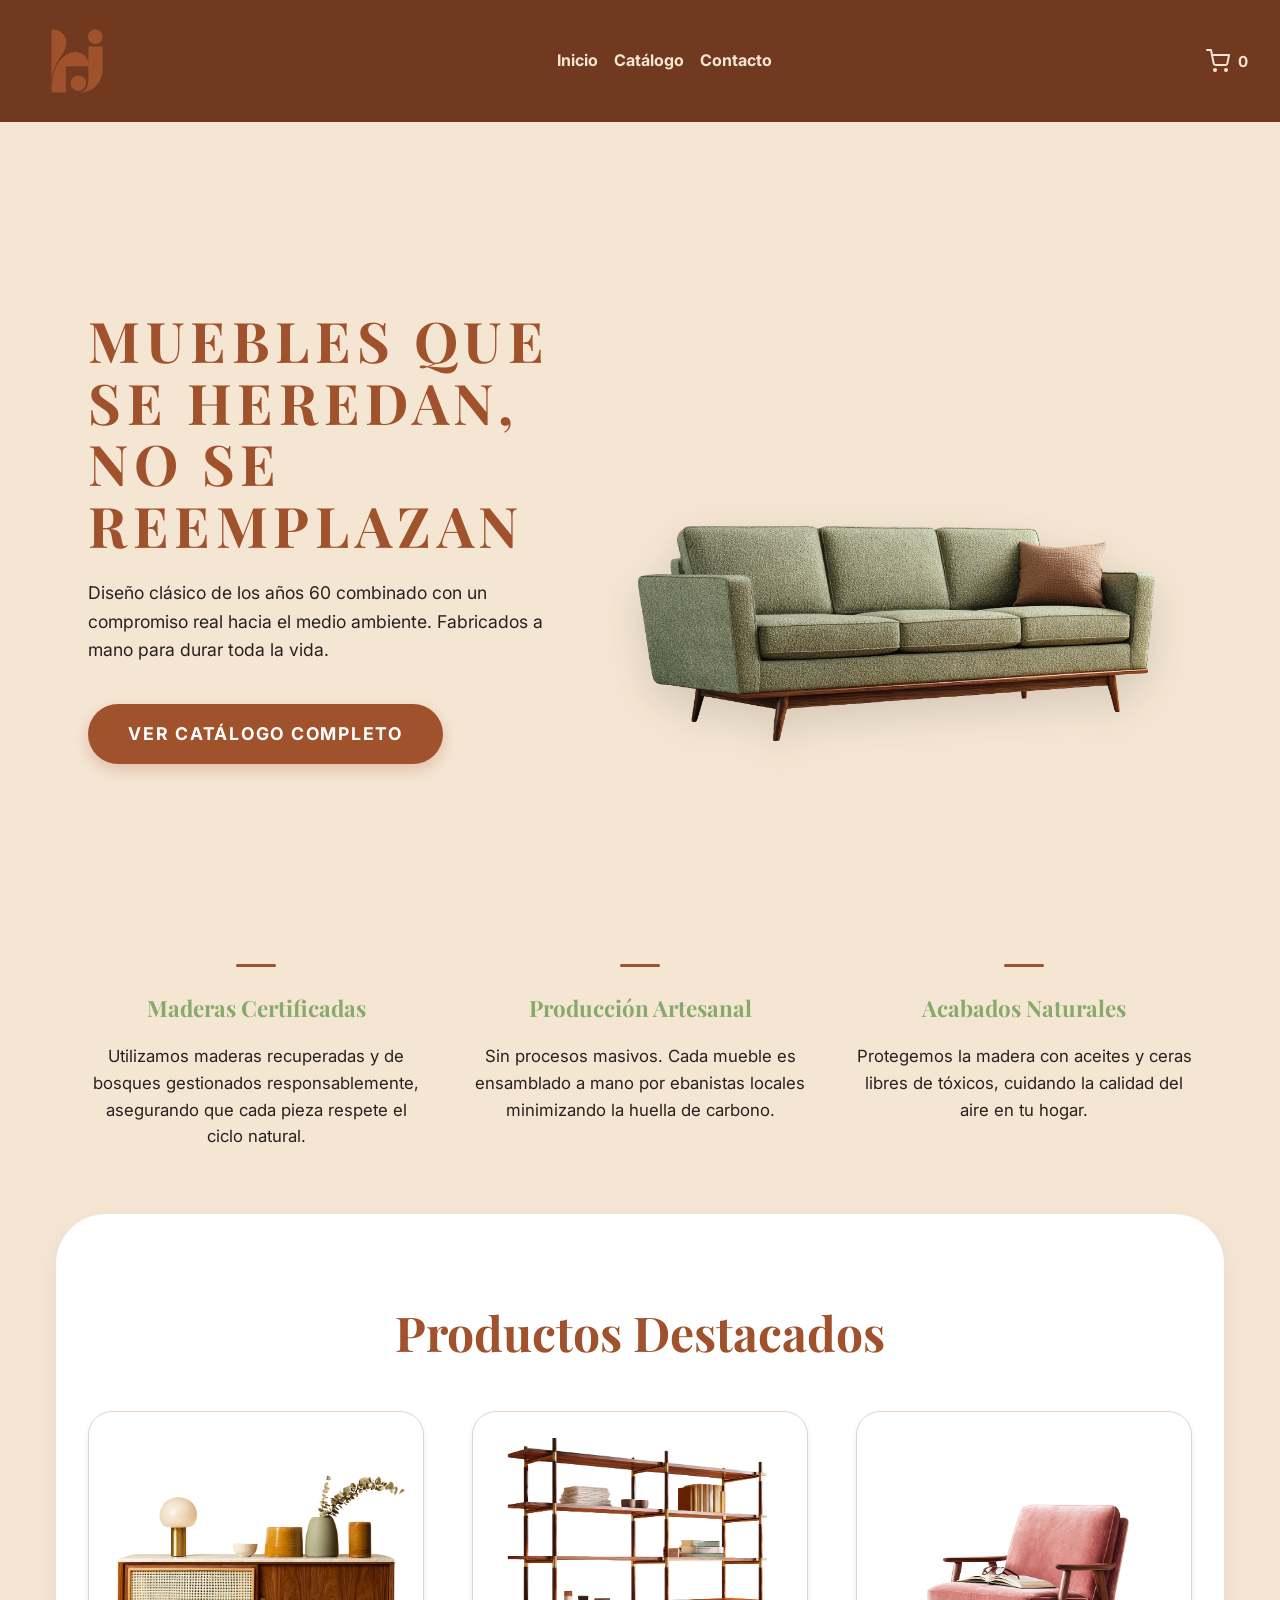
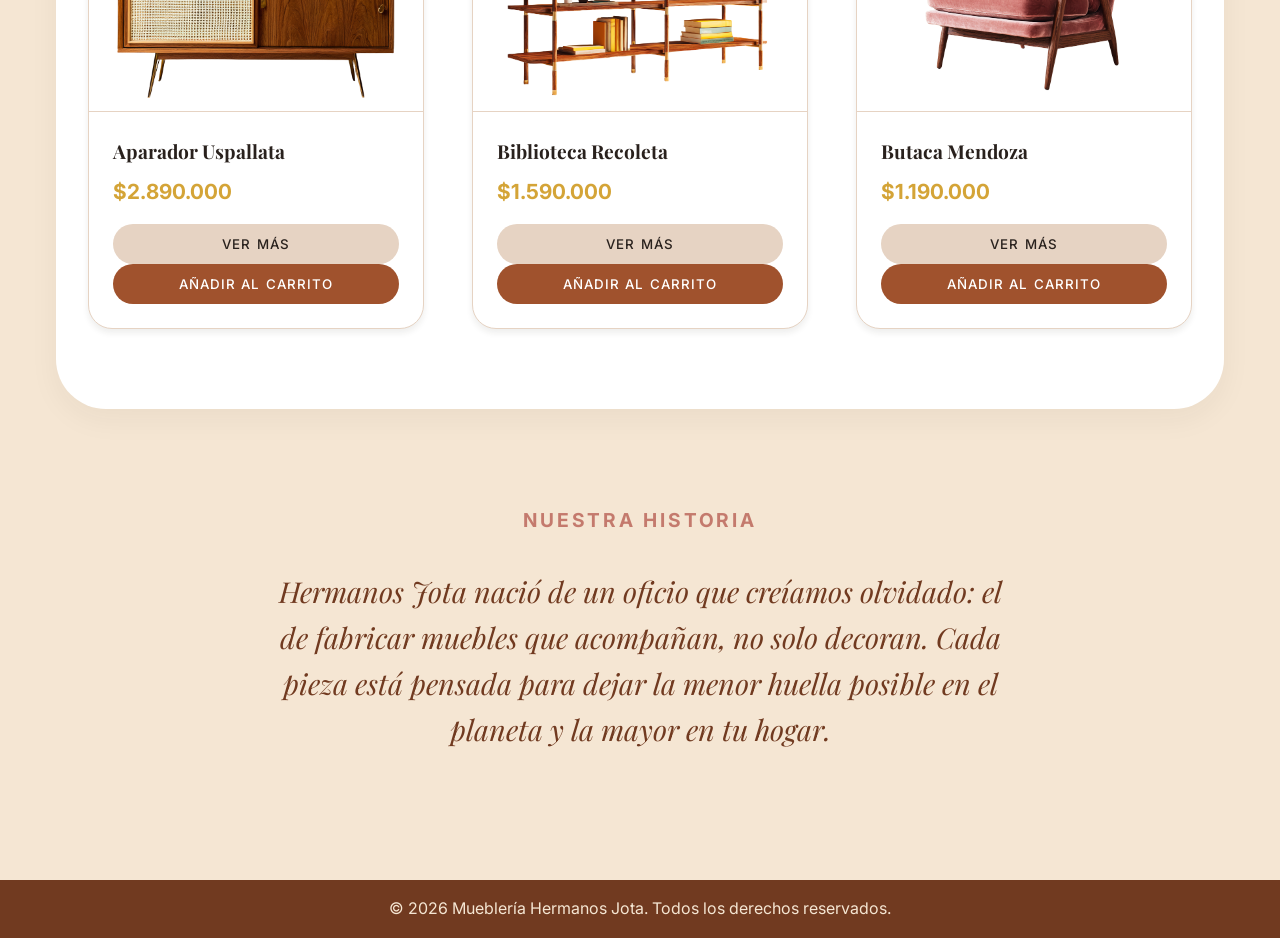
<file: index.html>
<!DOCTYPE html>
<html lang="es">

<head>
    <meta charset="UTF-8">
    <meta name="viewport" content="width=device-width, initial-scale=1.0">
    <title>Inicio | Hermanos Jota</title>
    <link rel="preconnect" href="https://fonts.googleapis.com">
    <link
        href="https://fonts.googleapis.com/css2?family=Inter:wght@300;400;500;700&family=Playfair+Display:wght@400;700&display=swap"
        rel="stylesheet">
    <link rel="stylesheet" href="css/styles.css">
    <link rel="stylesheet" href="css/index.css">
</head>

<body>
    <header class="header">
        <a href="index.html" class="header__logo">
            <img src="assets/logo.svg" alt="Logo Hermanos Jota" class="logo-img">
        </a>

        <nav class="header__nav">
            <ul>
                <li><a href="index.html">Inicio</a></li>
                <li><a href="productos.html">Catálogo</a></li>
                <li><a href="contacto.html">Contacto</a></li>
            </ul>
        </nav>

        <button class="header__cart" aria-label="Ver carrito">
            <svg viewBox="0 0 24 24" fill="none" stroke="currentColor" stroke-width="2" stroke-linecap="round"
                stroke-linejoin="round">
                <circle cx="9" cy="21" r="1"></circle>
                <circle cx="20" cy="21" r="1"></circle>
                <path d="M1 1h4l2.68 13.39a2 2 0 0 0 2 1.61h9.72a2 2 0 0 0 2-1.61L23 6H6"></path>
            </svg>
            <span id="cart-counter" class="cart-counter">0</span>
        </button>
    </header>

    <main>
        <section class="hero">
            <div class="hero__content">
                <h1>Muebles que<br>se heredan,<br>no se<br>reemplazan</h1>
                <p>Diseño clásico de los años 60 combinado con un compromiso real hacia el medio ambiente. Fabricados a
                    mano para durar toda la vida.</p>
                <a href="productos.html" class="btn btn--hero">Ver Catálogo Completo</a>
            </div>
            <div class="hero__media">
                <img src="assets/productos/sofa-patagonia.png" alt="Sillón Patagonia" class="hero__img">
            </div>
        </section>

        <section class="beneficios-minimal">
            <div class="beneficio-item">
                <h3>Maderas Certificadas</h3>
                <p>Utilizamos maderas recuperadas y de bosques gestionados responsablemente, asegurando que cada pieza
                    respete el ciclo natural.</p>
            </div>
            <div class="beneficio-item">
                <h3>Producción Artesanal</h3>
                <p>Sin procesos masivos. Cada mueble es ensamblado a mano por ebanistas locales minimizando la huella de
                    carbono.</p>
            </div>
            <div class="beneficio-item">
                <h3>Acabados Naturales</h3>
                <p>Protegemos la madera con aceites y ceras libres de tóxicos, cuidando la calidad del aire en tu hogar.
                </p>
            </div>
        </section>

        <section class="destacados-limpios">
            <h2>Productos Destacados</h2>
            <div id="destacados-grid" class="grid-destacados">
            </div>
        </section>

        <section class="historia-sutil">
            <h4>Nuestra historia</h4>
            <p>Hermanos Jota nació de un oficio que creíamos olvidado: el de fabricar muebles que acompañan, no solo
                decoran. Cada pieza está pensada para dejar la menor huella posible en el planeta y la mayor en tu
                hogar.</p>
        </section>
    </main>
    <footer class="footer">
        <p>&copy; 2026 Mueblería Hermanos Jota. Todos los derechos reservados.</p>
    </footer>

    <script src="js/app.js" type="module"></script>
</body>

</html>
</file>
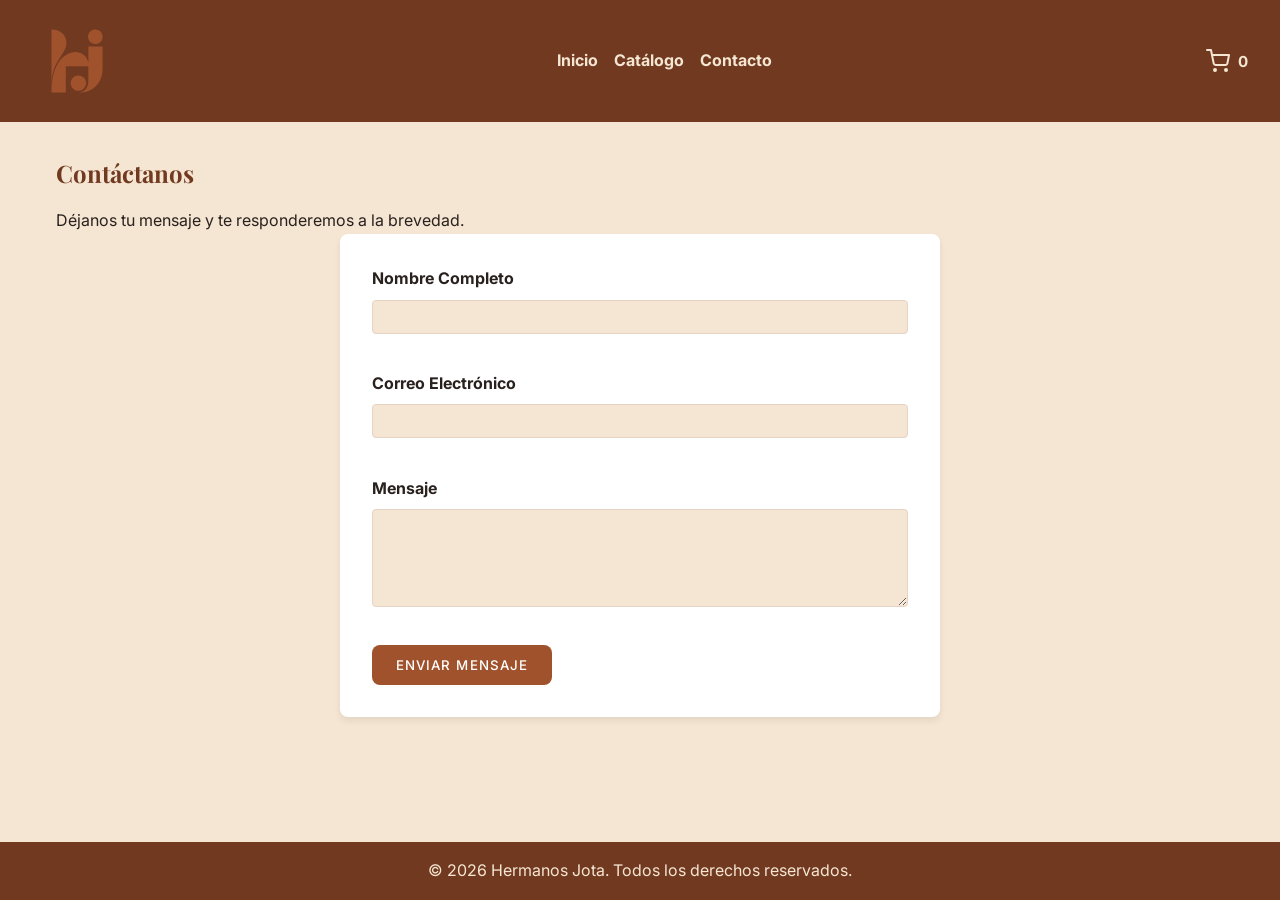
<file: contacto.html>
<!DOCTYPE html>
<html lang="es">

<head>
    <meta charset="UTF-8">
    <meta name="viewport" content="width=device-width, initial-scale=1.0">
    <title>Hermanos Jota - Contacto</title>

    <link rel="preconnect" href="https://fonts.googleapis.com">
    <link
        href="https://fonts.googleapis.com/css2?family=Inter:wght@400;600;700&family=Playfair+Display:wght@600;700&display=swap"
        rel="stylesheet">

    <link rel="stylesheet" href="css/styles.css">
    <link rel="stylesheet" href="css/contacto.css">

</head>

<body>
    <header class="header">
        <a href="index.html" class="header__logo">
            <img src="assets/logo.svg" alt="Logo Hermanos Jota" class="logo-img">
        </a>

        <nav class="header__nav">
            <ul>
                <li><a href="index.html">Inicio</a></li>
                <li><a href="productos.html">Catálogo</a></li>
                <li><a href="contacto.html">Contacto</a></li>
            </ul>
        </nav>

        <button class="header__cart" aria-label="Ver carrito">
            <svg viewBox="0 0 24 24" fill="none" stroke="currentColor" stroke-width="2" stroke-linecap="round" stroke-linejoin="round">
                <circle cx="9" cy="21" r="1"></circle>
                <circle cx="20" cy="21" r="1"></circle>
                <path d="M1 1h4l2.68 13.39a2 2 0 0 0 2 1.61h9.72a2 2 0 0 0 2-1.61L23 6H6"></path>
            </svg>
            <span id="cart-counter" class="cart-counter">0</span>
        </button>
    </header>

    <main class="contacto">
        <section class="contacto__contenedor">
            <h2>Contáctanos</h2>
            <p>Déjanos tu mensaje y te responderemos a la brevedad.</p>

            <div id="mensaje-exito" class="alert alert--success" style="display: none;">
                ¡Tu mensaje ha sido enviado correctamente!
            </div>

            <form id="contacto-form" class="formulario" novalidate>
                <div class="formulario__grupo">
                    <label for="nombre">Nombre Completo</label>
                    <input type="text" id="nombre" name="nombre" required>
                    <span class="error-msg" id="error-nombre"></span>
                </div>

                <div class="formulario__grupo">
                    <label for="email">Correo Electrónico</label>
                    <input type="email" id="email" name="email" required>
                    <span class="error-msg" id="error-email"></span>
                </div>

                <div class="formulario__grupo">
                    <label for="mensaje">Mensaje</label>
                    <textarea id="mensaje" name="mensaje" rows="5" required></textarea>
                    <span class="error-msg" id="error-mensaje"></span>
                </div>

                <button type="submit" class="btn btn--primary">Enviar Mensaje</button>
            </form>
        </section>
    </main>

    <footer class="footer">
        <p>&copy; 2026 Hermanos Jota. Todos los derechos reservados.</p>
    </footer>

    <script src="js/app.js" type="module"></script>
</body>

</html>
</file>
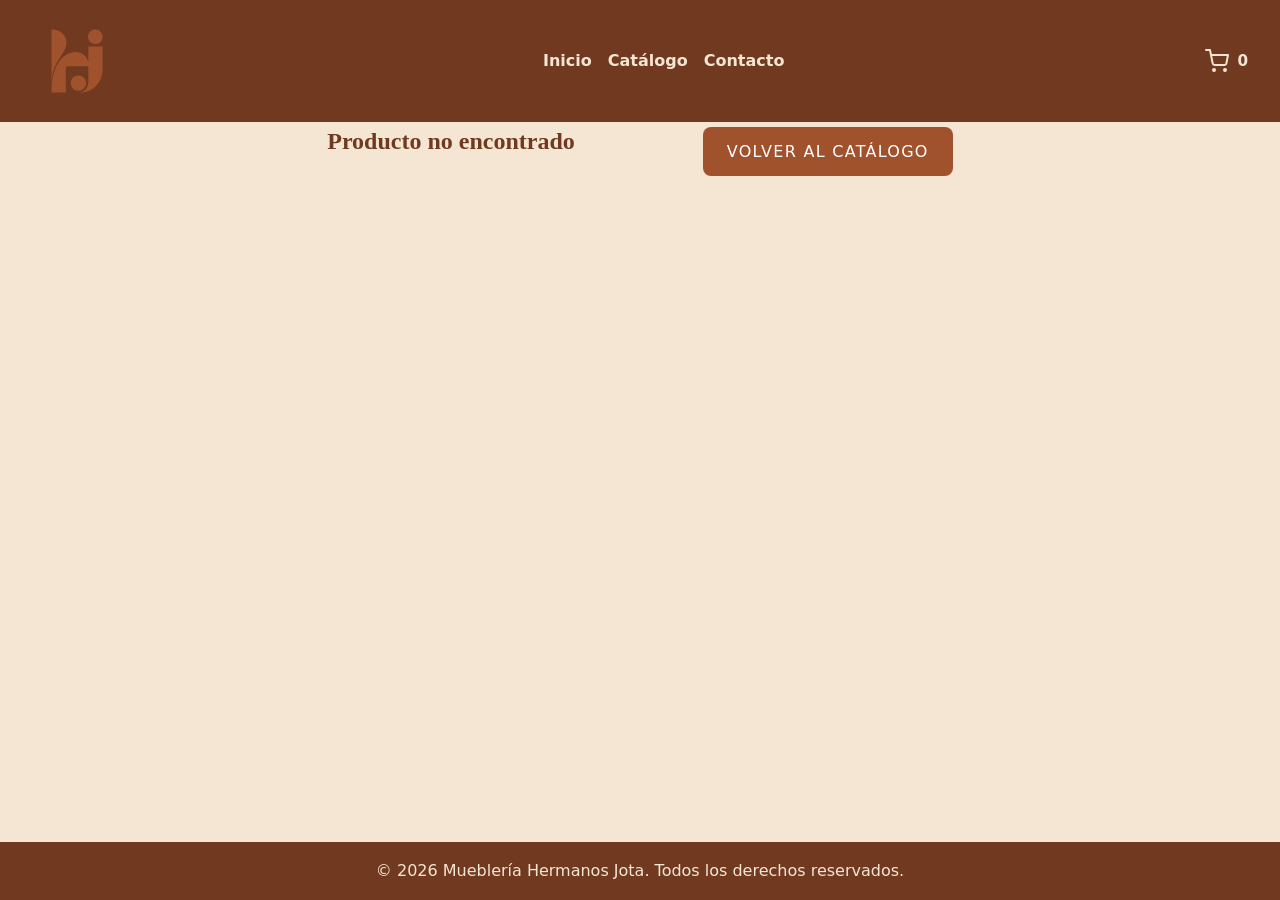
<file: producto.html>
<!DOCTYPE html>
<html lang="es">

<head>
    <meta charset="UTF-8">
    <meta name="viewport" content="width=device-width, initial-scale=1.0">
    <title>Inicio | Hermanos Jota</title>
    <link rel="stylesheet" href="css/styles.css">
    <link rel="stylesheet" href="css/producto.css">
</head>

<body>
    <header class="header">
        <a href="index.html" class="header__logo">
            <img src="assets/logo.svg" alt="Logo Hermanos Jota" class="logo-img">
        </a>

        <nav class="header__nav">
            <ul>
                <li><a href="index.html">Inicio</a></li>
                <li><a href="productos.html">Catálogo</a></li>
                <li><a href="contacto.html">Contacto</a></li>
            </ul>
        </nav>

        <button class="header__cart" aria-label="Ver carrito">
            <svg viewBox="0 0 24 24" fill="none" stroke="currentColor" stroke-width="2" stroke-linecap="round"
                stroke-linejoin="round">
                <circle cx="9" cy="21" r="1"></circle>
                <circle cx="20" cy="21" r="1"></circle>
                <path d="M1 1h4l2.68 13.39a2 2 0 0 0 2 1.61h9.72a2 2 0 0 0 2-1.61L23 6H6"></path>
            </svg>
            <span id="cart-counter" class="cart-counter">0</span>
        </button>
        </header>

        <main class="detalle-producto">
            <section class="detalle" id="detalle-container">
                <div class="detalle__imagen">
                    <img id="detalle-img" src="" alt="Imagen del producto">
                </div>
                <div class="detalle__info">
                    <h2 id="detalle-nombre">Nombre del Producto</h2>
                    <p id="detalle-precio" class="precio">$0.00</p>

                    <div class="detalle__descripcion">
                        <h3>Descripción</h3>
                        <p id="detalle-desc">Descripción completa del producto.</p>
                    </div>

                    <div class="detalle__fabricacion">
                        <h3>Detalles de Fabricación</h3>
                        <ul id="detalle-specs">
                        </ul>
                    </div>

                    <button id="btn-add-cart" class="btn btn--primary">Añadir al Carrito</button>
                </div>
            </section>
        </main>

        <footer class="footer">
            <div class="footer__info">
                <p>&copy; 2026 Mueblería Hermanos Jota. Todos los derechos reservados.</p>
            </div>
        </footer>
            
        
        <script src="js/app.js" type="module"></script>
</body>

</html>
</file>
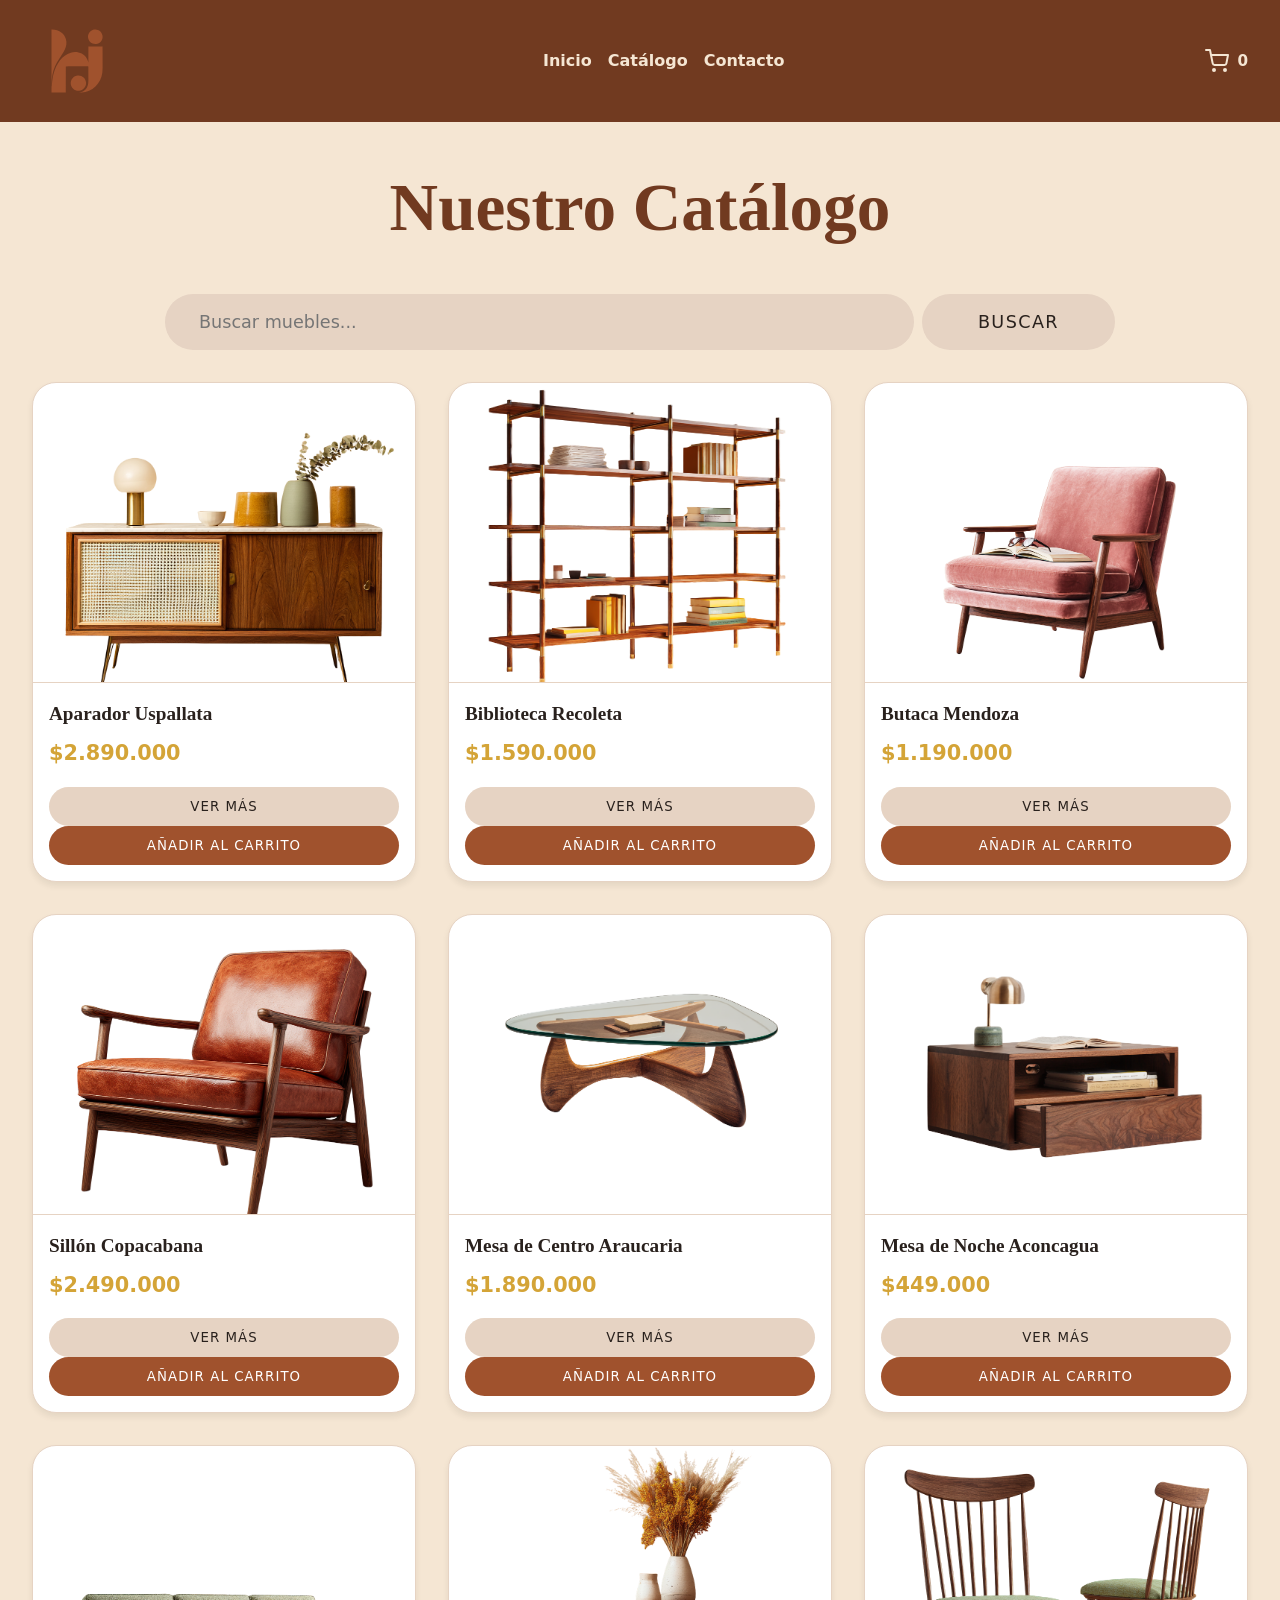
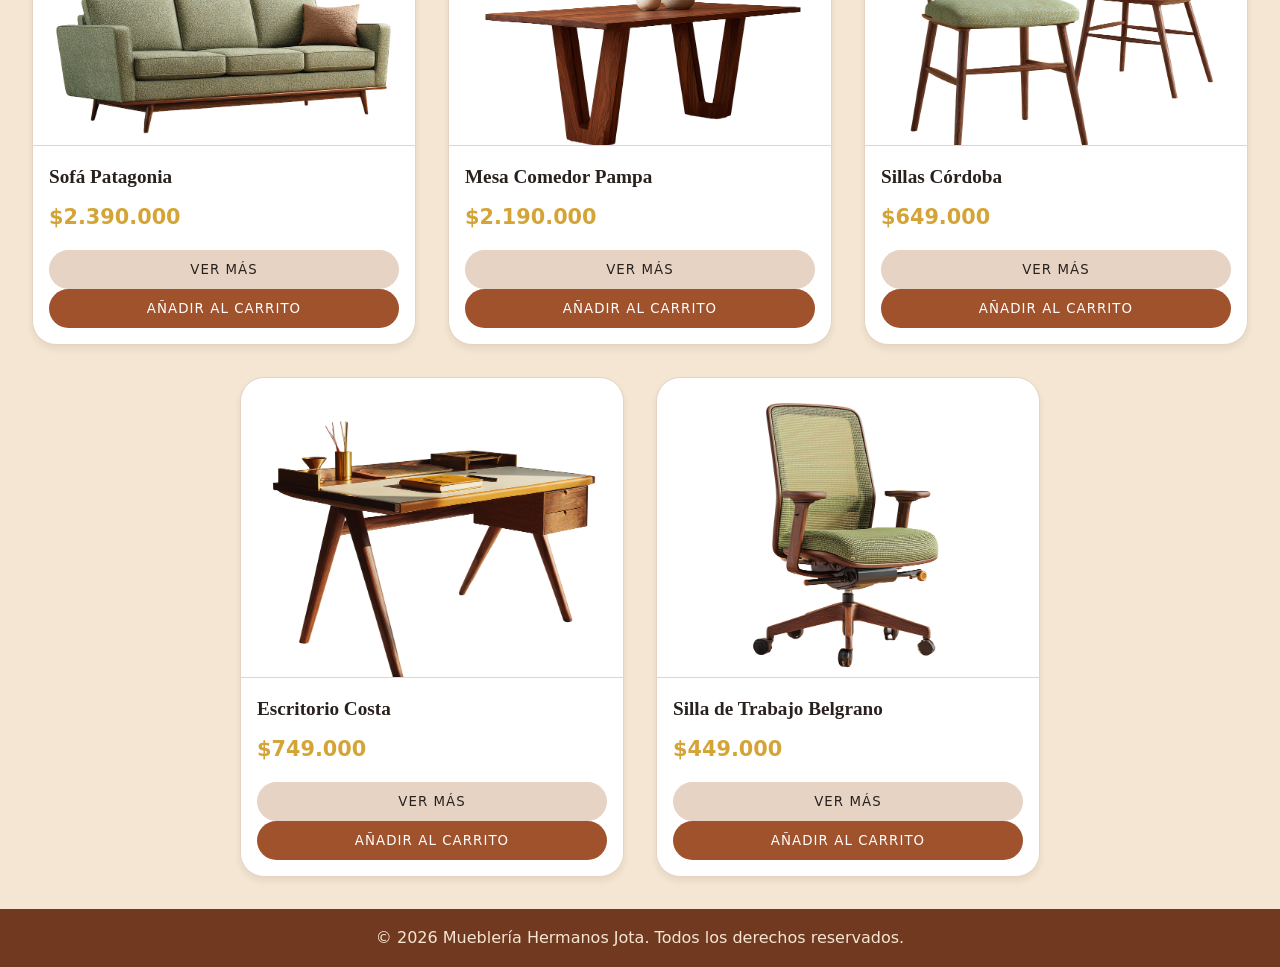
<file: productos.html>
<!DOCTYPE html>
<html lang="es">
<head>
    <meta charset="UTF-8">
    <meta name="viewport" content="width=device-width, initial-scale=1.0">
    <title>Inicio | Hermanos Jota</title>
    <link rel="stylesheet" href="css/styles.css">
    <link rel="stylesheet" href="css/productos.css">
</head>
<body>
    <header class="header">
        <a href="index.html" class="header__logo">
            <img src="assets/logo.svg" alt="Logo Hermanos Jota" class="logo-img">
        </a>

        <nav class="header__nav">
            <ul>
                <li><a href="index.html">Inicio</a></li>
                <li><a href="productos.html">Catálogo</a></li>
                <li><a href="contacto.html">Contacto</a></li>
            </ul>
        </nav>

        <button class="header__cart" aria-label="Ver carrito">
            <svg viewBox="0 0 24 24" fill="none" stroke="currentColor" stroke-width="2" stroke-linecap="round" stroke-linejoin="round">
                <circle cx="9" cy="21" r="1"></circle>
                <circle cx="20" cy="21" r="1"></circle>
                <path d="M1 1h4l2.68 13.39a2 2 0 0 0 2 1.61h9.72a2 2 0 0 0 2-1.61L23 6H6"></path>
            </svg>
            <span id="cart-counter" class="cart-counter">0</span>
        </button>
    </header>

    <main class="catalogo">
        <section class="catalogo__header">
            <h2>Nuestro Catálogo</h2>
            <div class="search-bar">
                <input type="text" id="search-input" placeholder="Buscar muebles...">
                <button id="search-btn" class="btn btn--secondary">Buscar</button>
            </div>
        </section>

        <section class="catalogo__productos">
            <div id="catalogo-grid" class="grid-container">
            </div>
        </section>
    </main>

    <footer class="footer">
        <div class="footer__info">
            <p>&copy; 2026 Mueblería Hermanos Jota. Todos los derechos reservados.</p>
        </div>
    </footer>

    <script src="js/app.js" type="module"></script>
</body>
</html>
</file>
<file: css/styles.css>
:root {
    /* Paleta oficial (Manual de Marca) */
    --primary: #A0522D;
    /* Siena Tostado — marca, títulos principales */
    --primary-dark: #713A20;
    /* Variante oscura de Siena — hover, header */
    --primary-light: #C47A6D;
    /* Rosa Polvoriento — acentos suaves */
    --sage: #87A96B;
    /* Verde Salvia — acento secundario, sustentabilidad */
    --gold: #D4A437;
    /* Vara de Oro — detalles premium */
    --cream: #F5E6D3;
    /* Alabastro Cálido — fondo principal, fotografía */
    --beige: #E6D3C3;
    /* Fondos secundarios, bordes (no oficial, derivado) */
    --dark: #29211D;
    /* Texto principal (no oficial, derivado) */
    --white: #FFFFFF;
    /* Tarjetas, fondos de inputs */
    --error: #B3413B;
    /* Error de formulario (no oficial, derivado) */

    /* Tipografia oficial */
    --font-main: 'Inter', system-ui, sans-serif;
    --font-heading: 'Playfair Display', Georgia, serif;

    --spacing-sm: 0.5rem;
    --spacing-md: 1rem;
    --spacing-lg: 2rem;
    --border-radius: 8px;
    --shadow: 0 4px 6px rgba(41, 33, 29, 0.08);
}


* {
    margin: 0;
    padding: 0;
    box-sizing: border-box;
}

ul {
    list-style: none;
}

button {
    font-family: inherit;
    cursor: pointer;
    border: none;
    background: none;
}

body {
    font-family: var(--font-main);
    background-color: var(--cream);
    color: var(--dark);
    line-height: 1.6;
    display: flex;
    flex-direction: column;
    min-height: 100vh;
}

.header__logo img,
.logo-img {
    max-height: 90px;
    width: auto;
    display: block;
}

.header {
    background-color: var(--primary-dark);
    color: var(--white);
    padding: var(--spacing-md) var(--spacing-lg);
    display: flex;
    flex-direction: column;
    align-items: center;
    gap: var(--spacing-md);
}

.header a {
    color: var(--cream);
    text-decoration: none;
    font-weight: bold;
    transition: color 0.3s ease;
}

.header a:hover {
    color: var(--white);
}

.header__nav ul {
    display: flex;
    gap: var(--spacing-md);
}

.header__cart {
    display: flex;
    align-items: center;
    gap: var(--spacing-sm);
    color: var(--cream);
    transition: color 0.3s ease;
}

.header__cart:hover {
    color: var(--white);
}

.header__cart svg {
    width: 24px;
    height: 24px;
}

.cart-counter {
    font-weight: bold;
    font-size: 0.95rem;
}

main {
    flex-grow: 1;
    padding: var(--spacing-lg) var(--spacing-md);
    width: 100%;
    max-width: 1200px;
    margin: 0 auto;
}

h1 {
    font-family: var(--font-heading);
    color: var(--primary);
    text-transform: uppercase;
    letter-spacing: 0.1em;
    margin-bottom: var(--spacing-md);
}

h2,
h3 {
    font-family: var(--font-heading);
    color: var(--primary-dark);
    margin-bottom: var(--spacing-md);
}

.grid-container {
    display: flex;
    flex-direction: column;
    gap: var(--spacing-lg);
    margin-top: var(--spacing-md);
}

.product-card {
    background-color: var(--white);
    border: 1px solid var(--beige);
    border-radius: var(--border-radius);
    overflow: hidden;
    box-shadow: var(--shadow);
    display: flex;
    flex-direction: column;
    transition: transform 0.2s ease, box-shadow 0.2s ease;
}

.product-card:hover {
    transform: translateY(-5px);
    box-shadow: 0 8px 15px rgba(41, 33, 29, 0.15);
}

.product-card__img {
    width: 100%;
    height: 250px;
    object-fit: cover;
    border-bottom: 1px solid var(--beige);
}

.product-card__info {
    padding: var(--spacing-md);
    display: flex;
    flex-direction: column;
    flex-grow: 1;
}

.product-card__title {
    font-size: 1.2rem;
    margin-bottom: var(--spacing-sm);
    color: var(--dark);
}

.product-card__price {
    font-size: 1.3rem;
    font-weight: bold;
    color: var(--gold);
    margin-bottom: var(--spacing-md);
}

.btn {
    display: inline-block;
    padding: 0.75rem 1.5rem;
    border: none;
    border-radius: var(--border-radius);
    cursor: pointer;
    font-weight: 500;
    text-transform: uppercase;
    letter-spacing: 0.08em;
    text-align: center;
    transition: background-color 0.3s ease;
    text-decoration: none;
}

.btn--primary {
    background-color: var(--primary);
    color: var(--white);
    margin-top: auto;
}

.btn--primary:hover {
    background-color: var(--primary-dark);
}

.btn--secondary {
    background-color: var(--beige);
    color: var(--dark);
}

.btn--secondary:hover {
    background-color: var(--primary-light);
    color: var(--white);
}


.formulario {
    background-color: var(--white);
    padding: var(--spacing-lg);
    border-radius: var(--border-radius);
    box-shadow: var(--shadow);
    max-width: 600px;
    margin: 0 auto;
}

.formulario__grupo {
    margin-bottom: var(--spacing-md);
    display: flex;
    flex-direction: column;
}

.formulario label {
    margin-bottom: var(--spacing-sm);
    font-weight: bold;
    color: var(--dark);
}

.formulario input,
.formulario textarea {
    padding: var(--spacing-sm);
    border: 1px solid var(--beige);
    border-radius: 4px;
    font-family: var(--font-main);
    background-color: var(--cream);
    color: var(--dark);
}

.formulario input:focus,
.formulario textarea:focus {
    outline: none;
    border-color: var(--primary);
    background-color: var(--white);
}

.error-msg {
    color: var(--error);
    font-weight: 300;
    font-size: 0.75rem;
    letter-spacing: 0.02em;
    margin-top: 5px;
    min-height: 1.2em;
}

.alert--success {
    background-color: var(--sage);
    color: var(--white);
    padding: var(--spacing-md);
    border-radius: var(--border-radius);
    margin-bottom: var(--spacing-md);
    text-align: center;
    font-weight: bold;
}

.footer {
    background-color: var(--primary-dark);
    color: var(--cream);
    text-align: center;
    padding: var(--spacing-md);
    margin-top: auto;
}

@media (min-width: 768px) {
    .header {
        flex-direction: row;
        justify-content: space-between;
    }

    .grid-container {
        flex-direction: row;
        flex-wrap: wrap;
        justify-content: center;
    }

    .product-card {
        width: calc(50% - var(--spacing-lg));
    }
}

@media (min-width: 1024px) {
    .product-card {
        width: calc(33.333% - var(--spacing-lg));
    }
}
</file>
<file: css/index.css>
.btn--hero {
    background-color: var(--primary);
    color: var(--white) !important;
    padding: 1rem 2.5rem;
    font-size: 1.1rem;
    font-weight: bold;
    text-transform: uppercase;
    letter-spacing: 0.1em;
    border-radius: 50px;
    box-shadow: 0 6px 15px rgba(160, 82, 45, 0.25);
    text-decoration: none;
    display: inline-block;
    margin-top: 1rem;
    transition: transform 0.3s ease, background-color 0.3s ease;
    border: none;
}

.btn--hero:hover {
    background-color: var(--primary-dark);
    transform: translateY(-3px);
}

.hero {
    display: flex;
    flex-direction: column;
    align-items: center;
    text-align: center;
    padding: 2rem 1rem;
    gap: 2rem;
    width: 100%;
}

.hero__content {
    display: flex;
    flex-direction: column;
    gap: 1.5rem;
    align-items: center;
    width: 100%;
}

.hero__content h1 {
    font-size: 2.5rem;
    line-height: 1.1;
    color: var(--primary);
    margin: 0;
}

.hero__content p {
    font-size: 1.1rem;
    color: var(--dark);
}

.hero__media {
    width: 100%;
    display: flex;
    justify-content: center;
}

.hero__img {
    width: 100%;
    max-width: 100%;
    filter: drop-shadow(0 15px 20px rgba(41, 33, 29, 0.15));
}

@media (min-width: 992px) {
    .hero {
        flex-direction: row;
        justify-content: space-between;
        padding: 0 var(--spacing-lg);
        min-height: calc(100vh - 90px);
        max-width: 1400px;
        margin: 0 auto;
    }

    .hero__content {
        width: 45%;
        align-items: flex-start;
        text-align: left;
        margin-top: -5vh;
    }

    .hero__content h1 {
        font-size: 3.5rem;
    }

    .hero__media {
        width: 55%;
        justify-content: center;
        align-items: center;
    }

    .hero__img {
        max-width: 850px;
        transform: translateY(-5%);
    }
}

.beneficios-minimal {
    display: flex;
    flex-direction: column;
    gap: 3rem;
    padding: 4rem 1rem;
}

@media (min-width: 768px) {
    .beneficios-minimal {
        flex-direction: row;
        justify-content: space-between;
        max-width: 1200px;
        margin: 0 auto 4rem auto;
        padding: 0 var(--spacing-lg);
    }
}

.beneficio-item {
    flex: 1;
    display: flex;
    flex-direction: column;
    align-items: center;
    text-align: center;
}

.beneficio-item::before {
    content: '';
    display: block;
    width: 40px;
    height: 3px;
    background-color: var(--primary);
    margin-bottom: 1.5rem;
    border-radius: 2px;
}

.beneficio-item h3 {
    color: var(--sage);
    font-size: 1.4rem;
    margin-bottom: 1rem;
}

.beneficio-item p {
    color: var(--dark);
    font-size: 1.05rem;
    max-width: 350px;
}

.destacados-limpios {
    background-color: var(--white);
    padding: 3rem 1.5rem;
    margin: 0 1rem 4rem 1rem;
    border-radius: 30px;
    box-shadow: 0 10px 30px rgba(41, 33, 29, 0.05);
}

.destacados-limpios h2 {
    text-align: center;
    font-size: 2.2rem;
    color: var(--primary);
    margin-bottom: 2.5rem;
}

@media (min-width: 1024px) {
    .destacados-limpios {
        padding: 5rem 2rem;
        margin: 0 auto 6rem auto;
        max-width: 1350px;
        border-radius: 50px;
    }

    .destacados-limpios h2 {
        font-size: 3rem;
    }
}

.grid-destacados {
    display: grid;
    grid-template-columns: 1fr;
    gap: 2rem;
    width: 100%;
}

@media (min-width: 768px) {
    .grid-destacados {
        grid-template-columns: repeat(2, 1fr);
    }
}

@media (min-width: 1024px) {
    .grid-destacados {
        grid-template-columns: repeat(3, 1fr);
        gap: 3rem;
    }
}

.grid-destacados .product-card {
    width: 100%;
    border: 1px solid var(--beige);
    border-radius: 24px;
    background-color: var(--white);
    display: flex;
    flex-direction: column;
    overflow: hidden;
    transition: transform 0.2s ease, box-shadow 0.2s ease;
}

.grid-destacados .product-card:hover {
    transform: translateY(-5px);
    box-shadow: 0 8px 15px rgba(41, 33, 29, 0.10);
}

.grid-destacados .product-card__img {
    width: 100%;
    height: 300px;
    object-fit: cover;
    border-bottom: 1px solid var(--beige);
}

.grid-destacados .product-card__info {
    padding: 1.5rem;
    display: flex;
    flex-direction: column;
    flex-grow: 1;
}

.grid-destacados .btn {
    border-radius: 50px;
    width: 100%;
    margin-top: auto;
}

.historia-sutil {
    max-width: 800px;
    margin: 0 auto 6rem auto;
    padding: 0 var(--spacing-lg);
    text-align: center;
}

.historia-sutil h4 {
    font-family: var(--font-main);
    color: var(--primary-light);
    font-size: 1.2rem;
    text-transform: uppercase;
    letter-spacing: 0.15em;
    margin-bottom: 2rem;
}

.historia-sutil p {
    font-family: var(--font-heading);
    font-style: italic;
    font-size: 1.8rem;
    color: var(--primary-dark);
    line-height: 1.6;
}
</file>
<file: css/contacto.css>
/* =========================================
   5. FORMULARIO DE CONTACTO
   ========================================= */
.formulario {
    background-color: var(--white);
    padding: var(--spacing-lg);
    border-radius: var(--border-radius);
    box-shadow: var(--shadow);
    max-width: 600px;
    margin: 0 auto;
}

.formulario__grupo {
    margin-bottom: var(--spacing-md);
    display: flex;
    flex-direction: column;
}

.formulario label {
    margin-bottom: var(--spacing-sm);
    font-weight: bold;
    color: var(--dark);
}

.formulario input,
.formulario textarea {
    padding: var(--spacing-sm);
    border: 1px solid var(--beige);
    border-radius: 4px;
    font-family: var(--font-main);
    background-color: var(--cream);
    color: var(--dark);
}

.formulario input:focus,
.formulario textarea:focus {
    outline: none;
    border-color: var(--primary);
    background-color: var(--white);
}

.error-msg {
    color: #d32f2f; /* Rojo estándar para errores */
    font-size: 0.85rem;
    margin-top: 5px;
    min-height: 1.2em; /* Evita que el formulario salte cuando aparece el texto */
}

.alert--success {
    background-color: #4caf50;
    color: white;
    padding: var(--spacing-md);
    border-radius: var(--border-radius);
    margin-bottom: var(--spacing-md);
    text-align: center;
    font-weight: bold;
}

/* Footer */
.footer {
    background-color: var(--primary-dark);
    color: var(--cream);
    text-align: center;
    padding: var(--spacing-md);
    margin-top: auto;
}
</file>
<file: css/producto.css>
.detalle-producto {
    max-width: 1100px;
    margin: 0 auto;
    padding: 0 1rem;
}

.detalle {
    display: flex;
    flex-direction: column;
    align-items: center;
    gap: 2.5rem;
}

.detalle__imagen {
    width: 100%;
    max-width: 450px;
}

.detalle__imagen img {
    width: 100%;
    display: block;
    border-radius: 24px;
    object-fit: cover;
    box-shadow: 0 12px 30px rgba(41, 33, 29, 0.10);
}

.detalle__info {
    display: flex;
    flex-direction: column;
    align-items: center;
    text-align: center;
    gap: 1.25rem;
    max-width: 500px;
}

.detalle__info .precio {
    font-size: 1.6rem;
    font-weight: bold;
    color: var(--gold);
}

.detalle__descripcion,
.detalle__fabricacion {
    display: flex;
    flex-direction: column;
    gap: 0.5rem;
}

.detalle__descripcion h3,
.detalle__fabricacion h3 {
    margin-bottom: 0;
}

.detalle__descripcion p {
    color: var(--dark);
}

.detalle__fabricacion ul {
    display: flex;
    flex-direction: column;
    gap: 0.4rem;
    list-style: none;
}

/* --- Desktop: imagen al costado del texto --- */
@media (min-width: 900px) {
    .detalle {
        flex-direction: row;
        align-items: flex-start;
        justify-content: center;
        gap: 4rem;
    }

    .detalle__imagen {
        width: 45%;
        max-width: 500px;
    }

    .detalle__info {
        width: 50%;
        max-width: 480px;
        align-items: flex-start;
        text-align: left;
    }
}
</file>
<file: css/productos.css>
.catalogo__header {
    font-size: 2rem;
    text-align: center;
    margin-bottom: var(--spacing-lg);
    display: flex;
    flex-direction: column;
    align-items: center;
}

.search-bar {
    display: flex;
    flex-direction: column;
    justify-content: center;
    align-items: stretch;
    gap: var(--spacing-sm);
    width: 100%;
    max-width: 950px;
    margin: var(--spacing-md) auto 0 auto;
}

#search-input {
    flex-grow: 1;
    padding: 1rem 2rem;
    font-family: var(--font-main);
    font-size: 1.1rem;
    color: var(--dark);
    background-color: var(--beige);
    border: 2px solid transparent;
    border-radius: 50px;
    transition: background-color 0.3s ease, border-color 0.3s ease, box-shadow 0.3s ease;
}

#search-input:focus {
    outline: none;
    background-color: var(--white);
    border-color: transparent;
    box-shadow: 0 4px 15px rgba(41, 33, 29, 0.08);
}

#search-btn {
    padding: 1rem 3.5rem;
    font-size: 1.1rem;
    border-radius: 50px;
    margin-top: 0;
}

.catalogo {
    max-width: 1350px;
    margin: 0 auto;
}

.product-card {
    border-radius: 24px;
}

.product-card__img {
    height: 300px;
}

.product-card .btn {
    border-radius: 50px;
}

@media (min-width: 600px) {
    .search-bar {
        flex-direction: row;
    }
}

@media (min-width: 768px) {
    .catalogo__header {
        font-size: 2.8rem;
    }
}
</file>
